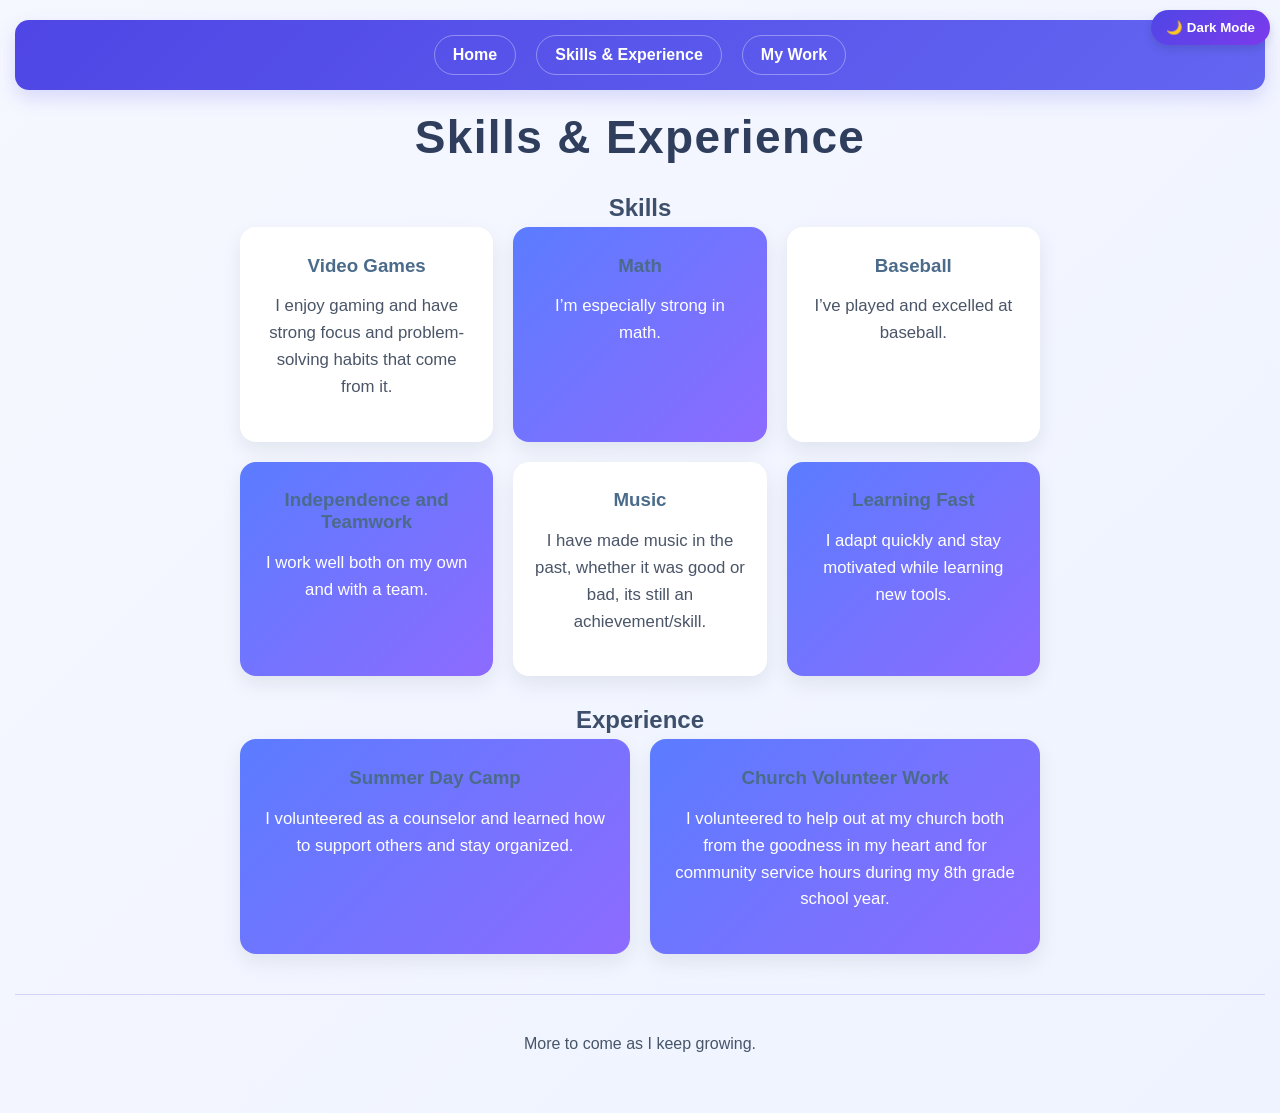
<file: Skills.html>
<!DOCTYPE html>
<html lang="en">
<head>
    <meta charset="UTF-8">
    <meta name="viewport" content="width=device-width, initial-scale=1.0">
    <title>Dustin Carnes | Skills</title>
    <link rel="stylesheet" href="style.css">
</head>
<body>
    <nav>
        <ul>
            <li><a href="index.html">Home</a></li>
            <li><a href="Skills.html">Skills &amp; Experience</a></li>
            <li><a href="work.html">My Work</a></li>
        </ul>
    </nav>

    <button id="colorBtn">🌙 Dark Mode</button>

    <h1>Skills &amp; Experience</h1>
<!--https://www.w3schools.com  FOR EVERYTHING BELOWWWWWW-->
    <section class="skills-section">
        <h2>Skills</h2>
        <div class="skills-grid">
            <article class="skill-card">
                <h3>Video Games</h3>
                <p>I enjoy gaming and have strong focus and problem-solving habits that come from it.</p>
            </article>

            <article class="skill-card highlight">
                <h3>Math</h3>
                <p>I’m especially strong in math.</p>
            </article>

            <article class="skill-card">
                <h3>Baseball</h3>
                <p>I’ve played and excelled at baseball.</p>
            </article>

            <article class="skill-card highlight">
                <h3>Independence and Teamwork</h3>
                <p>I work well both on my own and with a team.</p>
            </article>

            <article class="skill-card">
                <h3>Music</h3>
                <p>I have made music in the past, whether it was good or bad, its still an achievement/skill.</p>
            </article>

            <article class="skill-card highlight">
                <h3>Learning Fast</h3>
                <p>I adapt quickly and stay motivated while learning new tools.</p>
            </article>
        </div>
    </section>

    <section class="skills-section">
        <h2>Experience</h2>
        <div class="skills-grid">
            <article class="skill-card highlight">
                <h3>Summer Day Camp</h3>
                <p>I volunteered as a counselor and learned how to support others and stay organized.</p>
            </article>

            <article class="skill-card highlight">
                <h3>Church Volunteer Work</h3>
                <p>I volunteered to help out at my church both from the goodness in my heart and for community service hours during my 8th grade school year.</p>
            </article>
        </div>
    </section>

    <footer>
        <p>More to come as I keep growing.</p>
    </footer>

    <script src="script.js"></script>
</body>
</html>
</file>
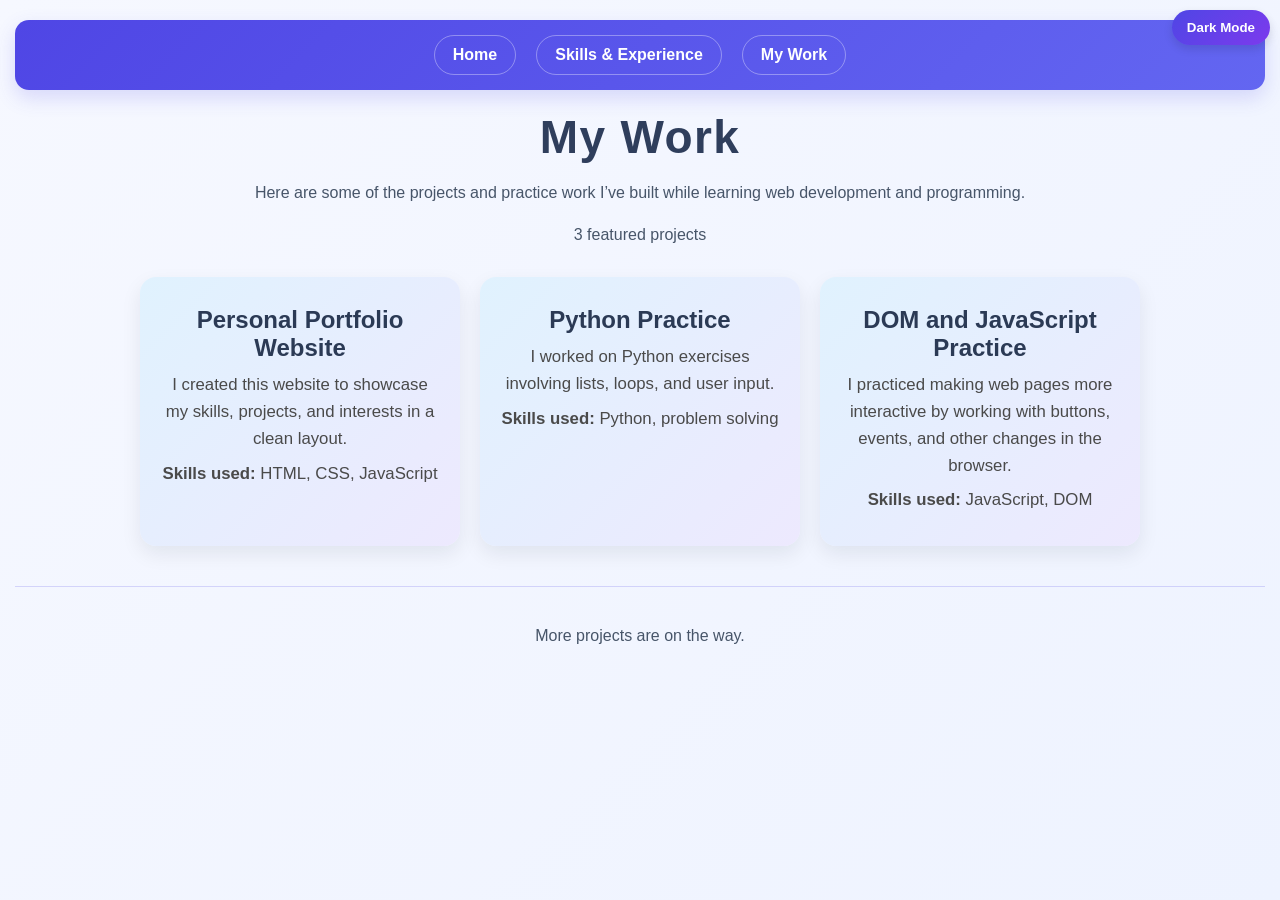
<file: work.html>
<!DOCTYPE html>
<html lang="en">
<head>
    <meta charset="UTF-8">
    <meta name="viewport" content="width=device-width, initial-scale=1.0">
    <title>Dustin Carnes | My Work</title>
    <link rel="stylesheet" href="style.css">
</head>
<body>
    <nav>
        <ul>
            <li><a href="index.html">Home</a></li>
            <li><a href="Skills.html">Skills &amp; Experience</a></li>
            <li><a href="work.html">My Work</a></li>
        </ul>
    </nav>

    <button id="colorBtn"> Dark Mode</button>

    <h1>My Work</h1>
    <p>Here are some of the projects and practice work I’ve built while learning web development and programming.</p>
    <p id="project-count"></p>

    <section class="work-section">
        <div id="project-list" class="work-grid"></div>
    </section>

    <footer>
        <p>More projects are on the way.</p>
    </footer>

    <script src="script.js"></script>
</body>
</html>
</file>
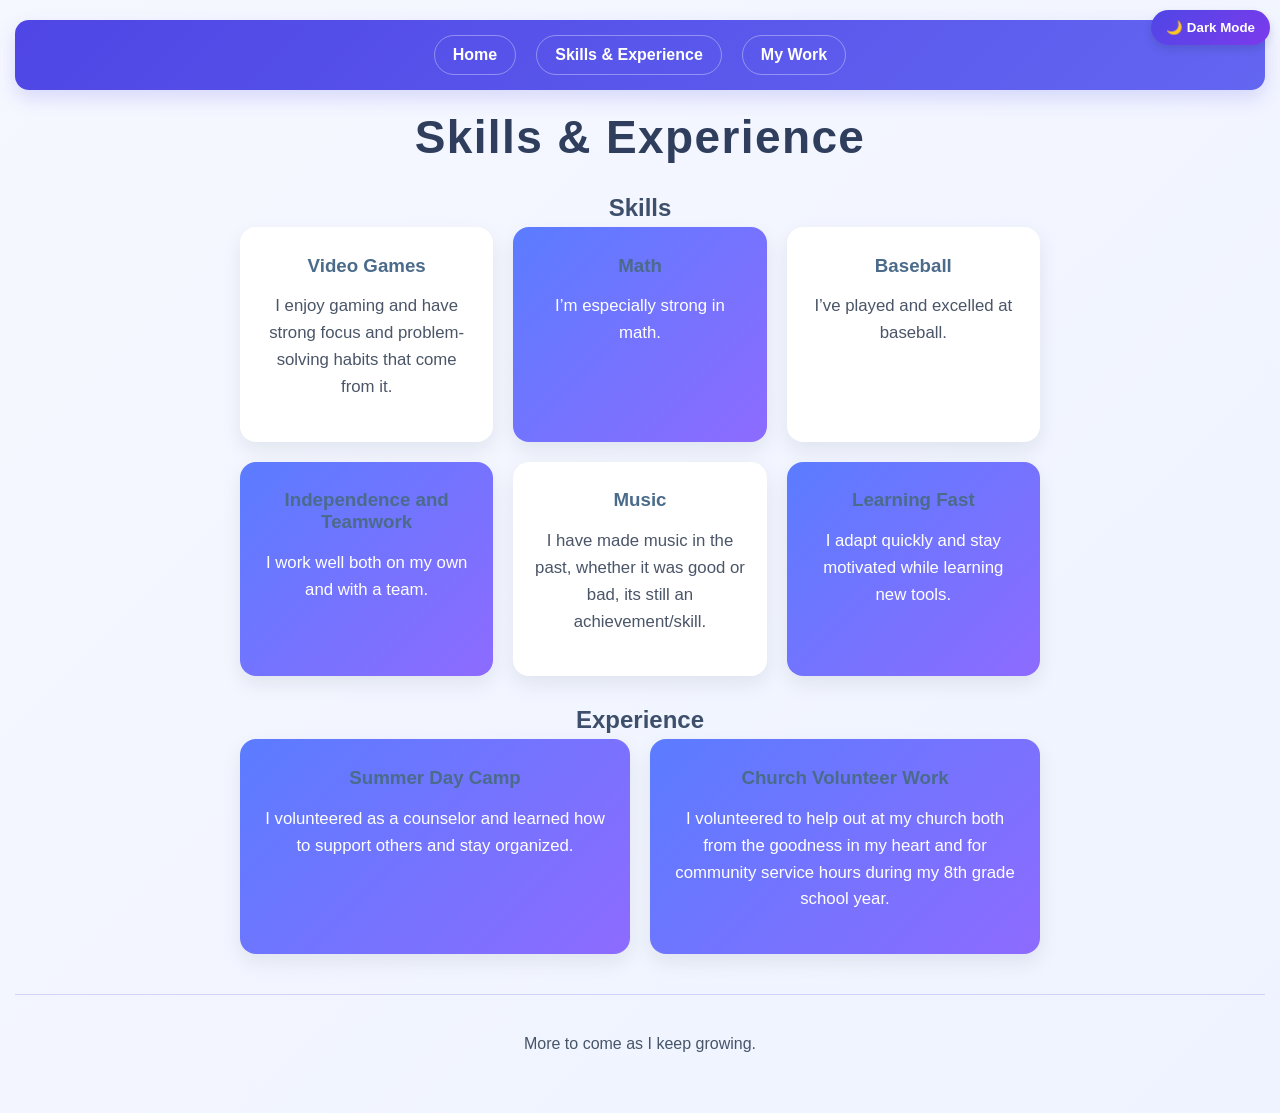
<file: Name-main/Portfolio Project/Skills.html>
<!DOCTYPE html>
<html lang="en">
<head>
    <meta charset="UTF-8">
    <meta name="viewport" content="width=device-width, initial-scale=1.0">
    <title>Dustin Carnes | Skills</title>
    <link rel="stylesheet" href="style.css">
</head>
<body>
    <nav>
        <ul>
            <li><a href="Home.html">Home</a></li>
            <li><a href="Skills.html">Skills &amp; Experience</a></li>
            <li><a href="work.html">My Work</a></li>
        </ul>
    </nav>

    <button id="colorBtn">🌙 Dark Mode</button>

    <h1>Skills &amp; Experience</h1>
<!--https://www.w3schools.com  FOR EVERYTHING BELOWWWWWW-->
    <section class="skills-section">
        <h2>Skills</h2>
        <div class="skills-grid">
            <article class="skill-card">
                <h3>Video Games</h3>
                <p>I enjoy gaming and have strong focus and problem-solving habits that come from it.</p>
            </article>

            <article class="skill-card highlight">
                <h3>Math</h3>
                <p>I’m especially strong in math.</p>
            </article>

            <article class="skill-card">
                <h3>Baseball</h3>
                <p>I’ve played and excelled at baseball.</p>
            </article>

            <article class="skill-card highlight">
                <h3>Independence and Teamwork</h3>
                <p>I work well both on my own and with a team.</p>
            </article>

            <article class="skill-card">
                <h3>Music</h3>
                <p>I have made music in the past, whether it was good or bad, its still an achievement/skill.</p>
            </article>

            <article class="skill-card highlight">
                <h3>Learning Fast</h3>
                <p>I adapt quickly and stay motivated while learning new tools.</p>
            </article>
        </div>
    </section>

    <section class="skills-section">
        <h2>Experience</h2>
        <div class="skills-grid">
            <article class="skill-card highlight">
                <h3>Summer Day Camp</h3>
                <p>I volunteered as a counselor and learned how to support others and stay organized.</p>
            </article>

            <article class="skill-card highlight">
                <h3>Church Volunteer Work</h3>
                <p>I volunteered to help out at my church both from the goodness in my heart and for community service hours during my 8th grade school year.</p>
            </article>
        </div>
    </section>

    <footer>
        <p>More to come as I keep growing.</p>
    </footer>

    <script src="script.js"></script>
</body>
</html>
</file>
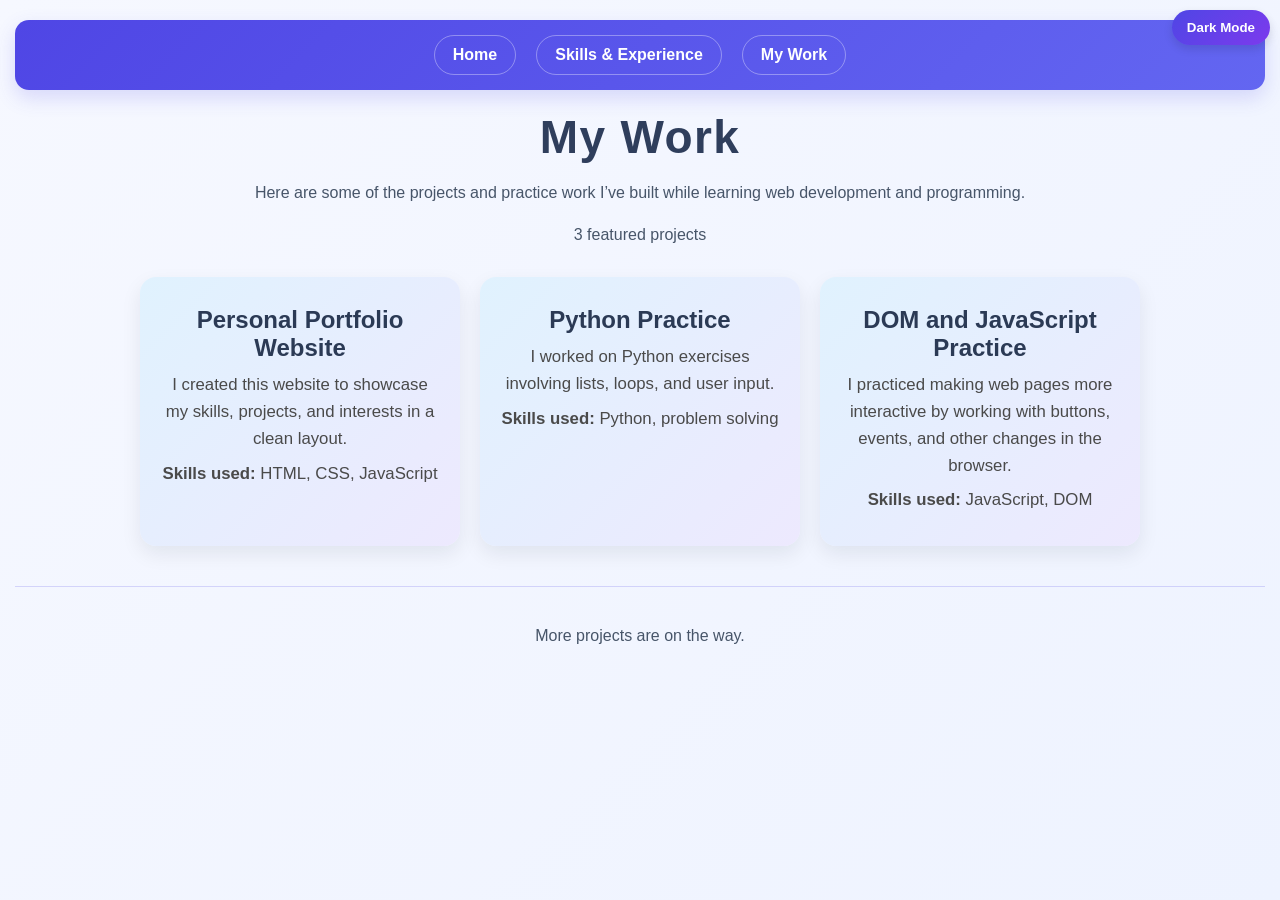
<file: Name-main/Portfolio Project/work.html>
<!DOCTYPE html>
<html lang="en">
<head>
    <meta charset="UTF-8">
    <meta name="viewport" content="width=device-width, initial-scale=1.0">
    <title>Dustin Carnes | My Work</title>
    <link rel="stylesheet" href="style.css">
</head>
<body>
    <nav>
        <ul>
            <li><a href="Home.html">Home</a></li>
            <li><a href="Skills.html">Skills &amp; Experience</a></li>
            <li><a href="work.html">My Work</a></li>
        </ul>
    </nav>

    <button id="colorBtn"> Dark Mode</button>

    <h1>My Work</h1>
    <p>Here are some of the projects and practice work I’ve built while learning web development and programming.</p>
    <p id="project-count"></p>

    <section class="work-section">
        <div id="project-list" class="work-grid"></div>
    </section>

    <footer>
        <p>More projects are on the way.</p>
    </footer>

    <script src="script.js"></script>
</body>
</html>
</file>
<file: style.css>
body{
    background: linear-gradient(135deg, #f6f8ff 0%, #eef3ff 100%);
    color: #213449;
    margin: 0 auto;
    font-family: 'Segoe UI', Tahoma, Geneva, Verdana, sans-serif;
    text-align: center;
    min-height: 100vh;
    padding: 20px 15px 40px;
    box-sizing: border-box;
    transition: background 0.3s ease, color 0.3s ease;
}

body.dark {
    background: linear-gradient(135deg, #111827 0%, #1f2937 100%);
    color: #f9fafb;
}

nav{
    background: linear-gradient(135deg, #4f46e5, #6366f1);
    padding: 15px 20px;
    text-align: center;
    border-radius: 14px;
    margin-bottom: 20px;
    box-shadow: 0 8px 20px rgba(79, 70, 229, 0.18);
}
nav ul{
    list-style: none;
    margin: 0;
    padding: 0;
    display: flex;
    justify-content: center;
    flex-wrap: wrap;
    gap: 10px;
}
nav li{
    display: inline-block;
}
nav a{
    color: white;
    text-decoration: none;
    padding: 10px 18px;
    border-radius: 999px;
    border: 1px solid rgba(255,255,255,0.35);
    margin: 0 5px;
    font-weight: 600;
    display: inline-block;
}
nav a:hover{
    background-color: rgba(255,255,255,0.2);
    font-weight: 700;
}

h1, h2, h3, h4, h5 {
    margin: 0.2em 0;
    padding: 0;
    text-align: center;
}

h1{
    color: #2f3e5c;
    font-size: 46px;
    font-weight: 700;
    letter-spacing: 0.03em;
}
h2{
    color: #3d4f6b;
}
h3{
    color: #4b6b8a;
}
h4{
    color: #5b6ca5;
}
h5{
    color: #6c5ce7;
}
p{
    color: #475569;
    text-align: center;
    line-height: 1.6;
}
button {
    background: #1f2937;
    color: #f8fafc;
    border: none;
    padding: 10px 15px;
    border-radius: 999px;
    cursor: pointer;
    font-weight: 600;
    box-shadow: 0 4px 10px rgba(0, 0, 0, 0.12);
}

.hero {
    max-width: 850px;
    margin: 30px auto 40px;
}

.hero-actions {
    display: flex;
    justify-content: center;
    align-items: center;
    gap: 12px;
    flex-wrap: wrap;
    margin-top: 18px;
}

.text-link {
    color: #4f46e5;
    font-weight: 600;
    text-decoration: none;
}

.about-section {
    max-width: 760px;
    margin: 0 auto 30px;
    padding: 24px;
    background: rgba(255,255,255,0.75);
    border-radius: 16px;
    box-shadow: 0 8px 20px rgba(15, 23, 42, 0.08);
}

body.dark .about-section {
    background: rgba(17, 24, 39, 0.75);
}

footer {
    margin-top: 40px;
    padding-top: 20px;
    border-top: 1px solid rgba(79, 70, 229, 0.2);
}
/*Got the z-index and linear-gradient from https://stackoverflow.com/questions/24063807/css-z-index-with-gradient-background I saw the code and did more fishing to see what they do. */
.cashapp-btn {
    display: inline-block;
    background: linear-gradient(135deg, #1f9f6e, #2dc4a4);
    color: white;
    padding: 10px 16px;
    border-radius: 999px;
    box-shadow: 0 6px 14px rgba(0, 0, 0, 0.2);
    font-weight: 600;
    text-decoration: none;
}

.skills-section {
    margin: 30px auto 0;
    max-width: 800px;
}

.skills-grid {
    display: grid;
    gap: 20px;
    grid-template-columns: repeat(auto-fit, minmax(220px, 1fr));
}

.skill-card {
    background: #ffffff;
    border-radius: 16px;
    padding: 24px 20px;
    box-shadow: 0 8px 20px rgba(15, 23, 42, 0.08);
    transition: transform 0.2s ease, box-shadow 0.2s ease;
}

.skill-card:hover {
    transform: translateY(-4px);
    box-shadow: 0 12px 24px rgba(0, 0, 0, 0.18);
}

.skill-card h2 {
    color: #2c3e50;
    margin-bottom: 10px;
}

.skill-card p {
    color: #4a5568;
    font-size: 1.05rem;
    line-height: 1.6;
}

.skill-card.highlight {
    background: linear-gradient(135deg, #5b7cff, #8d6bff);
    color: white;
}

.skill-card.highlight h2,
.skill-card.highlight p {
    color: white;
}

#header-image-container{
    width: 100%; 
    text-align: center; 
    margin-top: 10px;
}

#header-image{
    border-radius: 100%; 
    width: 200px; 
    height: 200px; 
    border: 4px solid #ffffff;
    box-shadow: 0 10px 24px rgba(79, 70, 229, 0.2);
}

#colorBtn {
    position: fixed;
    top: 10px;
    right: 10px;
    background: linear-gradient(135deg, #4f46e5, #7c3aed);
    color: white;
    z-index: 1000;
}
/* I got the info for all of this from https://www.w3schools.com/css/ */

.work-section {
    margin: 30px auto 0;
    max-width: 1000px;
}

.work-grid {
    display: grid;
    gap: 20px;
    grid-template-columns: repeat(auto-fit, minmax(240px, 1fr));
}

.work-card {
    background: linear-gradient(135deg, #e0f2fe 0%, #ede9fe 100%);
    border-radius: 16px;
    padding: 24px 20px;
    box-shadow: 0 8px 20px rgba(15, 23, 42, 0.08);
    transition: transform 0.2s ease, box-shadow 0.2s ease;
}

.work-card:hover {
    transform: translateY(-4px);
    box-shadow: 0 12px 24px rgba(0, 0, 0, 0.18);
}

.work-card h2 {
    color: #2b3a55;
    margin-bottom: 10px;
}

.work-card p {
    color: #4a4a4a;
    font-size: 1.05rem;
    line-height: 1.6;
    margin: 8px 0;
}

/*Got the z-index and linear-gradient from https://stackoverflow.com/questions/24063807/css-z-index-with-gradient-background I saw the code and did more fishing to see what they do. */
.floating-btn {
    position: fixed;
    bottom: 20px;
    left: 140px;
    z-index: 1000;
    background: linear-gradient(135deg, #4f46e5, #6366f1);
    color: white;
    padding: 10px 16px;
    border-radius: 999px;
    box-shadow: 0 6px 14px rgba(0, 0, 0, 0.2);
    font-weight: 600;
}
</file>
<file: Name-main/Portfolio Project/style.css>
body{
    background: linear-gradient(135deg, #f6f8ff 0%, #eef3ff 100%);
    color: #213449;
    margin: 0 auto;
    font-family: 'Segoe UI', Tahoma, Geneva, Verdana, sans-serif;
    text-align: center;
    min-height: 100vh;
    padding: 20px 15px 40px;
    box-sizing: border-box;
    transition: background 0.3s ease, color 0.3s ease;
}

body.dark {
    background: linear-gradient(135deg, #111827 0%, #1f2937 100%);
    color: #f9fafb;
}

nav{
    background: linear-gradient(135deg, #4f46e5, #6366f1);
    padding: 15px 20px;
    text-align: center;
    border-radius: 14px;
    margin-bottom: 20px;
    box-shadow: 0 8px 20px rgba(79, 70, 229, 0.18);
}
nav ul{
    list-style: none;
    margin: 0;
    padding: 0;
    display: flex;
    justify-content: center;
    flex-wrap: wrap;
    gap: 10px;
}
nav li{
    display: inline-block;
}
nav a{
    color: white;
    text-decoration: none;
    padding: 10px 18px;
    border-radius: 999px;
    border: 1px solid rgba(255,255,255,0.35);
    margin: 0 5px;
    font-weight: 600;
    display: inline-block;
}
nav a:hover{
    background-color: rgba(255,255,255,0.2);
    font-weight: 700;
}

h1, h2, h3, h4, h5 {
    margin: 0.2em 0;
    padding: 0;
    text-align: center;
}

h1{
    color: #2f3e5c;
    font-size: 46px;
    font-weight: 700;
    letter-spacing: 0.03em;
}
h2{
    color: #3d4f6b;
}
h3{
    color: #4b6b8a;
}
h4{
    color: #5b6ca5;
}
h5{
    color: #6c5ce7;
}
p{
    color: #475569;
    text-align: center;
    line-height: 1.6;
}
button {
    background: #1f2937;
    color: #f8fafc;
    border: none;
    padding: 10px 15px;
    border-radius: 999px;
    cursor: pointer;
    font-weight: 600;
    box-shadow: 0 4px 10px rgba(0, 0, 0, 0.12);
}

.hero {
    max-width: 850px;
    margin: 30px auto 40px;
}

.hero-actions {
    display: flex;
    justify-content: center;
    align-items: center;
    gap: 12px;
    flex-wrap: wrap;
    margin-top: 18px;
}

.text-link {
    color: #4f46e5;
    font-weight: 600;
    text-decoration: none;
}

.about-section {
    max-width: 760px;
    margin: 0 auto 30px;
    padding: 24px;
    background: rgba(255,255,255,0.75);
    border-radius: 16px;
    box-shadow: 0 8px 20px rgba(15, 23, 42, 0.08);
}

body.dark .about-section {
    background: rgba(17, 24, 39, 0.75);
}

footer {
    margin-top: 40px;
    padding-top: 20px;
    border-top: 1px solid rgba(79, 70, 229, 0.2);
}
/*Got the z-index and linear-gradient from https://stackoverflow.com/questions/24063807/css-z-index-with-gradient-background I saw the code and did more fishing to see what they do. */
.cashapp-btn {
    display: inline-block;
    background: linear-gradient(135deg, #1f9f6e, #2dc4a4);
    color: white;
    padding: 10px 16px;
    border-radius: 999px;
    box-shadow: 0 6px 14px rgba(0, 0, 0, 0.2);
    font-weight: 600;
    text-decoration: none;
}

.skills-section {
    margin: 30px auto 0;
    max-width: 800px;
}

.skills-grid {
    display: grid;
    gap: 20px;
    grid-template-columns: repeat(auto-fit, minmax(220px, 1fr));
}

.skill-card {
    background: #ffffff;
    border-radius: 16px;
    padding: 24px 20px;
    box-shadow: 0 8px 20px rgba(15, 23, 42, 0.08);
    transition: transform 0.2s ease, box-shadow 0.2s ease;
}

.skill-card:hover {
    transform: translateY(-4px);
    box-shadow: 0 12px 24px rgba(0, 0, 0, 0.18);
}

.skill-card h2 {
    color: #2c3e50;
    margin-bottom: 10px;
}

.skill-card p {
    color: #4a5568;
    font-size: 1.05rem;
    line-height: 1.6;
}

.skill-card.highlight {
    background: linear-gradient(135deg, #5b7cff, #8d6bff);
    color: white;
}

.skill-card.highlight h2,
.skill-card.highlight p {
    color: white;
}

#header-image-container{
    width: 100%; 
    text-align: center; 
    margin-top: 10px;
}

#header-image{
    border-radius: 100%; 
    width: 200px; 
    height: 200px; 
    border: 4px solid #ffffff;
    box-shadow: 0 10px 24px rgba(79, 70, 229, 0.2);
}

#colorBtn {
    position: fixed;
    top: 10px;
    right: 10px;
    background: linear-gradient(135deg, #4f46e5, #7c3aed);
    color: white;
    z-index: 1000;
}
/* I got the info for all of this from https://www.w3schools.com/css/ */

.work-section {
    margin: 30px auto 0;
    max-width: 1000px;
}

.work-grid {
    display: grid;
    gap: 20px;
    grid-template-columns: repeat(auto-fit, minmax(240px, 1fr));
}

.work-card {
    background: linear-gradient(135deg, #e0f2fe 0%, #ede9fe 100%);
    border-radius: 16px;
    padding: 24px 20px;
    box-shadow: 0 8px 20px rgba(15, 23, 42, 0.08);
    transition: transform 0.2s ease, box-shadow 0.2s ease;
}

.work-card:hover {
    transform: translateY(-4px);
    box-shadow: 0 12px 24px rgba(0, 0, 0, 0.18);
}

.work-card h2 {
    color: #2b3a55;
    margin-bottom: 10px;
}

.work-card p {
    color: #4a4a4a;
    font-size: 1.05rem;
    line-height: 1.6;
    margin: 8px 0;
}

/*Got the z-index and linear-gradient from https://stackoverflow.com/questions/24063807/css-z-index-with-gradient-background I saw the code and did more fishing to see what they do. */
.floating-btn {
    position: fixed;
    bottom: 20px;
    left: 140px;
    z-index: 1000;
    background: linear-gradient(135deg, #4f46e5, #6366f1);
    color: white;
    padding: 10px 16px;
    border-radius: 999px;
    box-shadow: 0 6px 14px rgba(0, 0, 0, 0.2);
    font-weight: 600;
}
</file>
